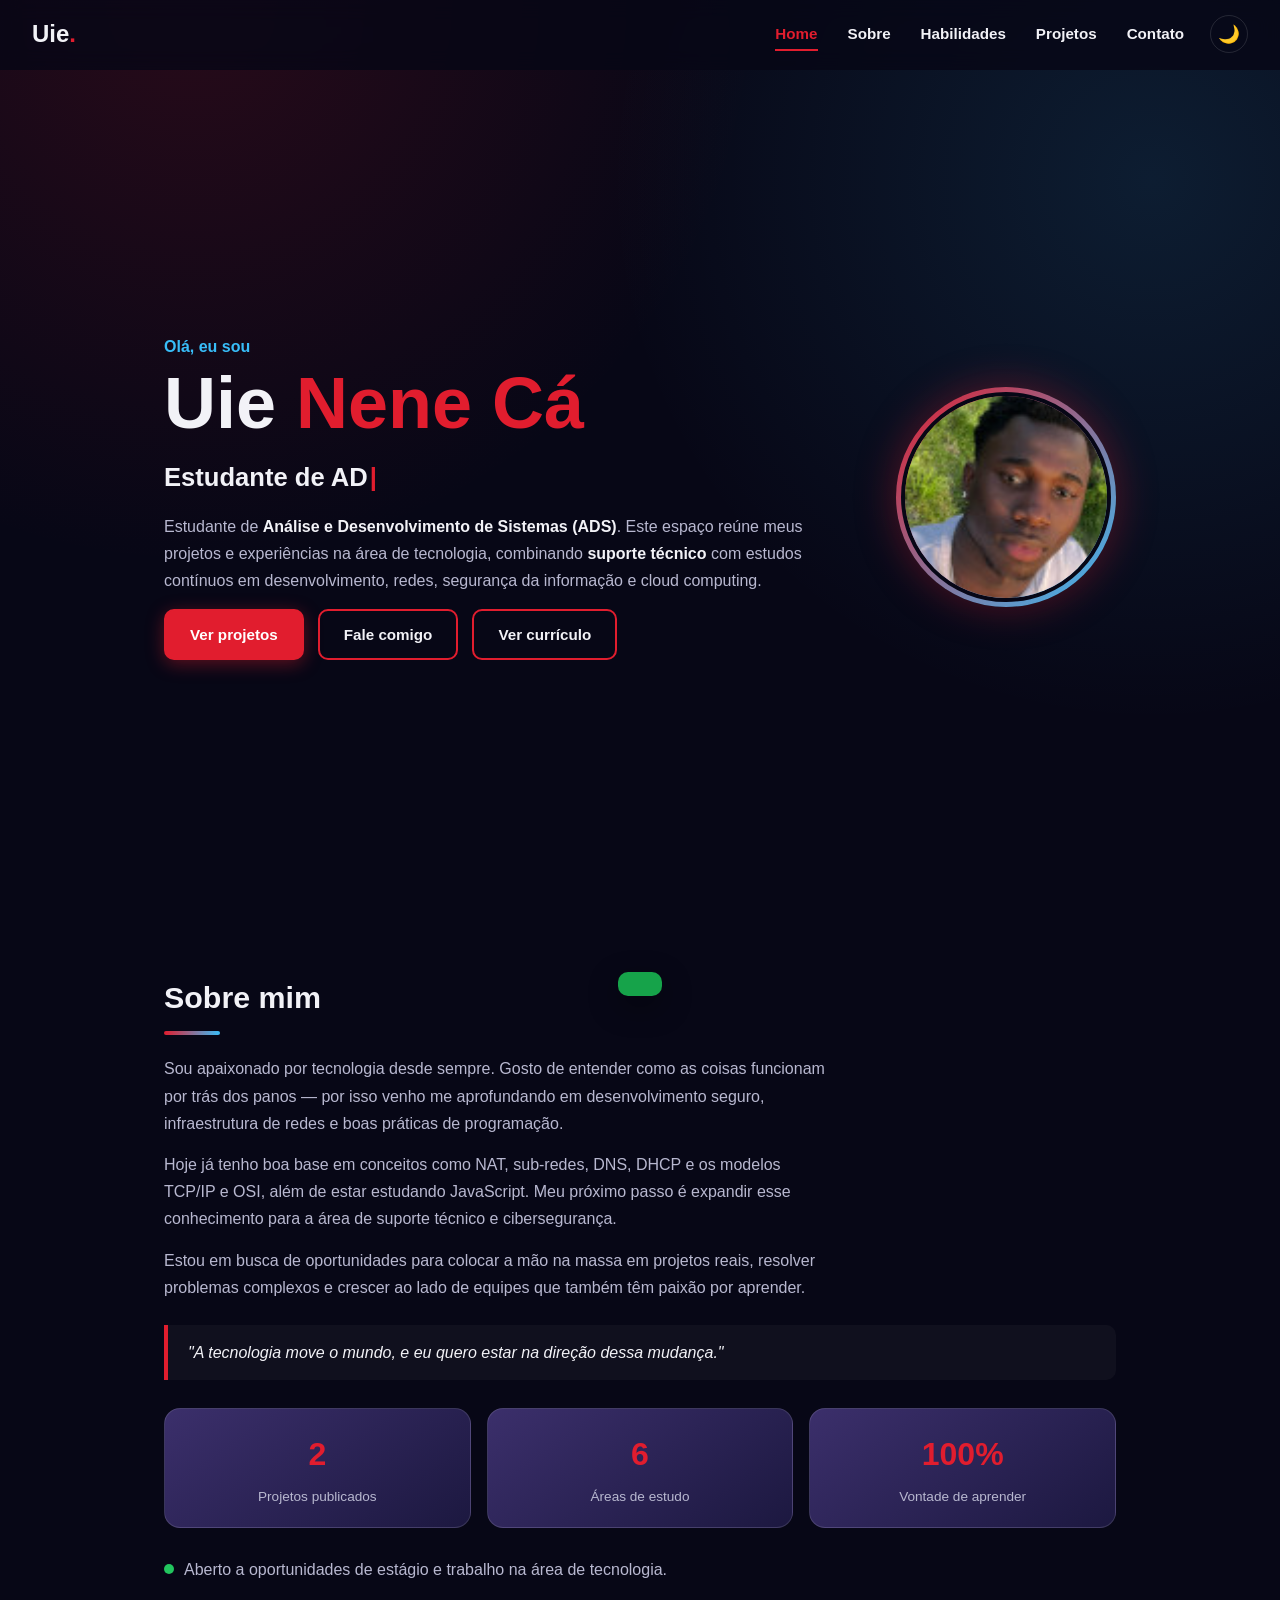
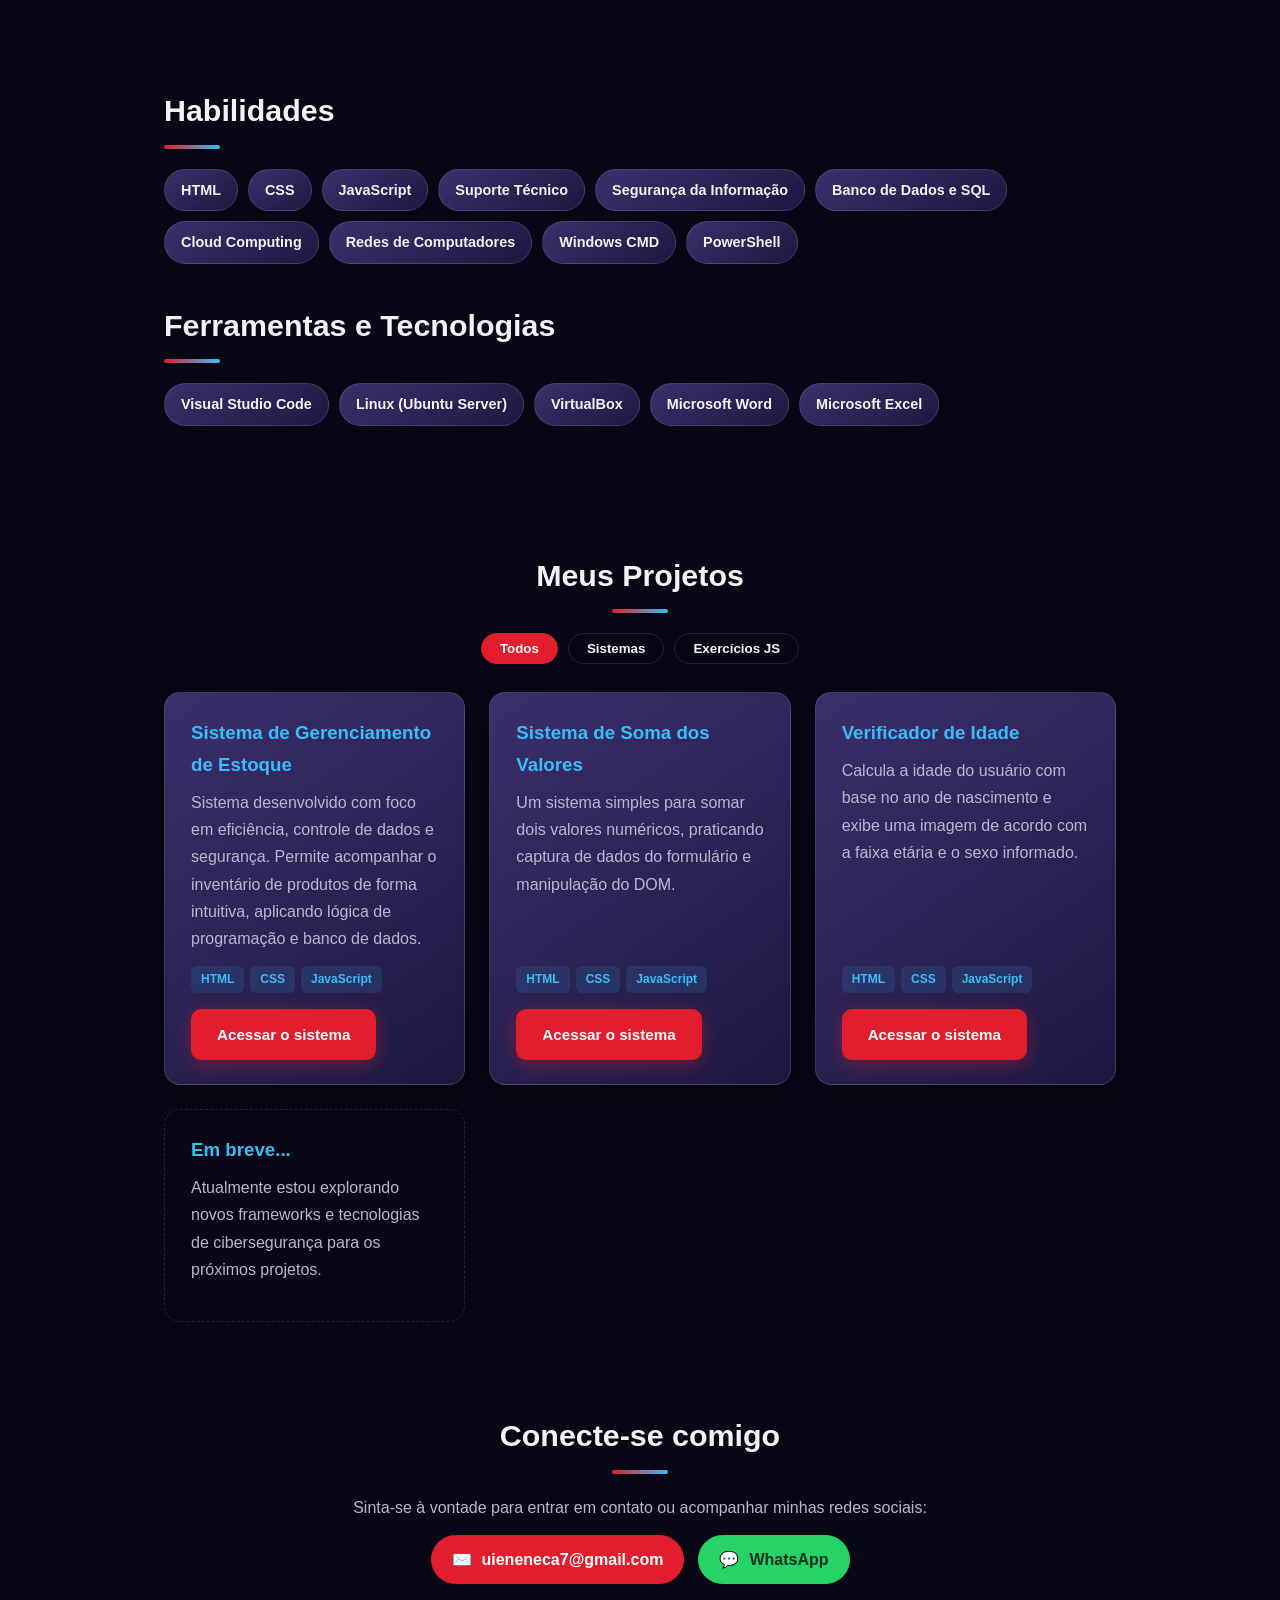
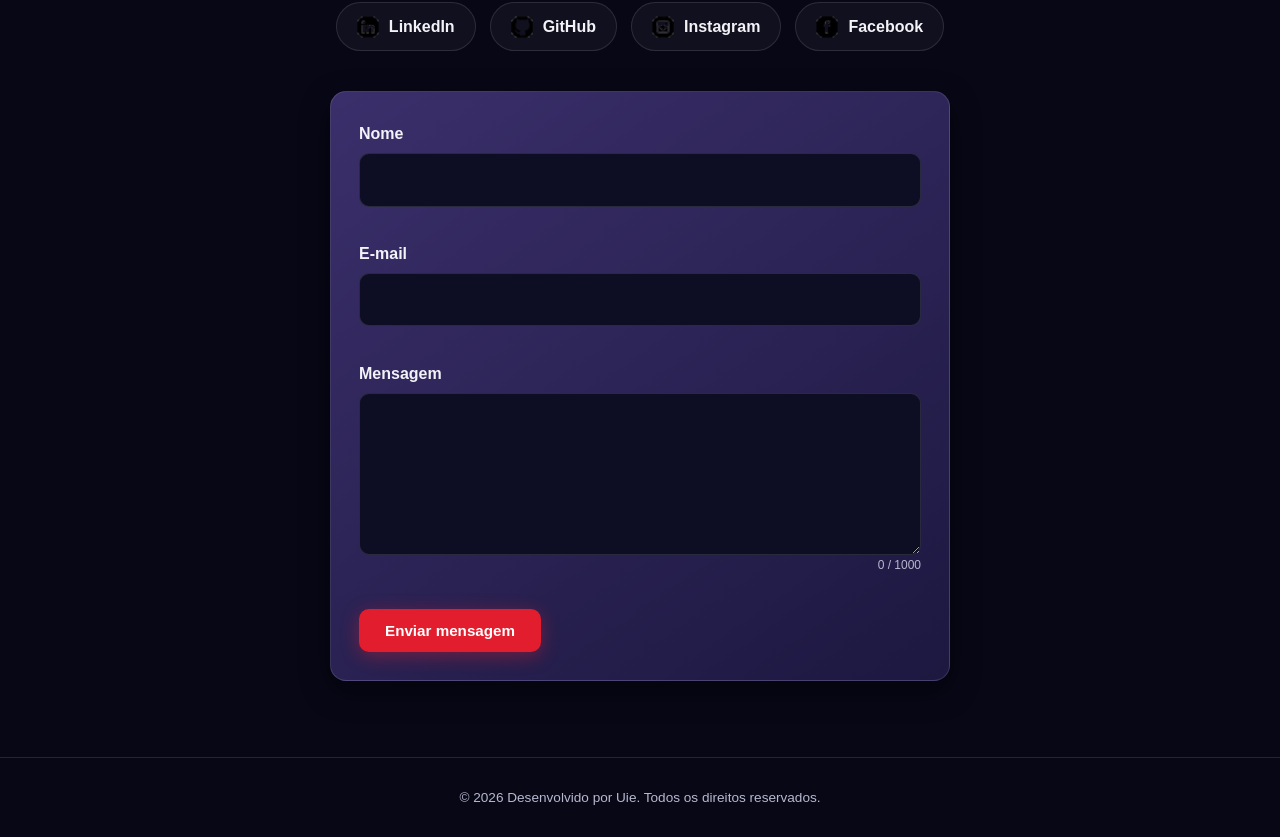
<file: index.html>
<!DOCTYPE html>
<html lang="pt-br">
<head>
    <meta charset="UTF-8">
    <meta name="viewport" content="width=device-width, initial-scale=1.0">
    <meta name="description" content="Portfólio pessoal de Uie, estudante de ADS focado em desenvolvimento, redes e cibersegurança.">
    <meta name="theme-color" content="#070716">
    <title>Portfólio | Uie</title>
    <link rel="icon" type="image/png" href="images.png">
    <link rel="stylesheet" href="portfolio.css">
    <script>
        // Aplica o tema salvo antes de desenhar a página (evita "piscar")
        document.documentElement.classList.add('js');
        document.documentElement.dataset.tema = localStorage.getItem('tema') || 'escuro';
    </script>
    <script src="supabase-config.js" defer></script>
    <script src="portfolio.js" defer></script>
</head>
<body>

    <!-- Barra de progresso da rolagem -->
    <div class="progresso" id="progresso"></div>

    <header class="topo" id="topo">
        <a href="#home" class="logo">Uie<span class="destaque">.</span></a>

        <button class="menu-toggle" id="menuToggle" aria-label="Abrir menu" aria-expanded="false" aria-controls="menu">
            <span></span><span></span><span></span>
        </button>

        <nav id="menu">
            <a href="#home">Home</a>
            <a href="#sobre">Sobre</a>
            <a href="#habilidades">Habilidades</a>
            <a href="#projetos">Projetos</a>
            <a href="#contato">Contato</a>
            <button class="tema-toggle" id="temaToggle" aria-label="Alternar tema claro/escuro" title="Alternar tema">🌙</button>
        </nav>
    </header>

    <main>

        <!-- Seção Home -->
        <section id="home" class="hero">
            <div class="hero-foto">
                <img src="foto-perfil.jpeg" alt="Foto de Uie Nene Cá" width="200" height="200">
            </div>
            <div class="hero-texto">
            <p class="hero-saudacao">Olá, eu sou</p>
            <h1>Uie <span class="destaque">Nene Cá</span></h1>
            <p class="hero-cargo">
                <span id="digitando" aria-live="polite">Estudante de ADS</span><span class="cursor" aria-hidden="true">|</span>
            </p>
            <p>
                Estudante de <strong>Análise e Desenvolvimento de Sistemas (ADS)</strong>. Este espaço reúne meus projetos
                e experiências na área de tecnologia, combinando <strong>suporte técnico</strong> com estudos contínuos em
                desenvolvimento, redes, segurança da informação e cloud computing.
            </p>
            <div class="hero-botoes">
                <a href="#projetos" class="btn">Ver projetos</a>
                <a href="#contato" class="btn btn-contorno">Fale comigo</a>
                <a href="curriculo.html" class="btn btn-contorno">Ver currículo</a>
            </div>
            </div>
        </section>

        <!-- Seção Sobre -->
        <section id="sobre" class="revelar">
            <h2>Sobre mim</h2>
            <p>
                Sou apaixonado por tecnologia desde sempre. Gosto de entender como as coisas funcionam por trás dos panos —
                por isso venho me aprofundando em desenvolvimento seguro, infraestrutura de redes e boas práticas de programação.
            </p>
            <p>
                Hoje já tenho boa base em conceitos como NAT, sub-redes, DNS, DHCP e os modelos TCP/IP e OSI, além de estar
                estudando JavaScript. Meu próximo passo é expandir esse conhecimento para a área de suporte técnico e cibersegurança.
            </p>
            <p>
                Estou em busca de oportunidades para colocar a mão na massa em projetos reais, resolver problemas complexos e
                crescer ao lado de equipes que também têm paixão por aprender.
            </p>

            <blockquote>
                "A tecnologia move o mundo, e eu quero estar na direção dessa mudança."
            </blockquote>

            <div class="numeros">
                <div class="numero">
                    <strong class="contador" data-alvo="3">0</strong>
                    <span>Projetos publicados</span>
                </div>
                <div class="numero">
                    <strong class="contador" data-alvo="8">0</strong>
                    <span>Áreas de estudo</span>
                </div>
                <div class="numero">
                    <strong>100%</strong>
                    <span>Vontade de aprender</span>
                </div>
            </div>

            <p class="disponivel"><span class="ponto-verde" aria-hidden="true"></span> Aberto a oportunidades de estágio e trabalho na área de tecnologia.</p>
        </section>

        <!-- Seção Habilidades e Ferramentas -->
        <section id="habilidades" class="revelar">
            <h2>Habilidades</h2>
            <ul class="chips">
                <li>HTML</li>
                <li>CSS</li>
                <li>JavaScript</li>
                <li>Suporte Técnico</li>
                <li>Segurança da Informação</li>
                <li>Banco de Dados e SQL</li>
                <li>Cloud Computing</li>
                <li>Redes de Computadores</li>
                <li>Windows CMD</li>
                <li>PowerShell</li>
            </ul>

            <h2>Ferramentas e Tecnologias</h2>
            <ul class="chips chips-ferramentas">
                <li>Visual Studio Code</li>
                <li>Linux (Ubuntu Server)</li>
                <li>VirtualBox</li>
                <li>Microsoft Word</li>
                <li>Microsoft Excel</li>
            </ul>
        </section>

        <!-- Seção Projetos -->
        <section id="projetos" class="revelar">
            <h2>Meus Projetos</h2>

            <div class="filtros" role="group" aria-label="Filtrar projetos">
                <button class="filtro ativo" data-filtro="todos">Todos</button>
                <button class="filtro" data-filtro="sistema">Sistemas</button>
                <button class="filtro" data-filtro="exercicio">Exercícios JS</button>
            </div>

            <div class="projetos-grid">
                <article class="projeto-card" data-categoria="sistema">
                    <h3>Sistema de Gerenciamento de Estoque</h3>
                    <p>Sistema desenvolvido com foco em eficiência, controle de dados e segurança. Permite acompanhar o inventário de produtos de forma intuitiva, aplicando lógica de programação e banco de dados.</p>
                    <ul class="tags"><li>HTML</li><li>CSS</li><li>JavaScript</li></ul>
                    <a href="estoque.html" target="_blank" rel="noopener noreferrer" class="btn">Acessar o sistema</a>
                </article>

                <article class="projeto-card" data-categoria="exercicio">
                    <h3>Sistema de Soma dos Valores</h3>
                    <p>Um sistema simples para somar dois valores numéricos, praticando captura de dados do formulário e manipulação do DOM.</p>
                    <ul class="tags"><li>HTML</li><li>CSS</li><li>JavaScript</li></ul>
                    <a href="ex007.html" target="_blank" rel="noopener noreferrer" class="btn">Acessar o sistema</a>
                </article>

                <article class="projeto-card" data-categoria="exercicio">
                    <h3>Verificador de Idade</h3>
                    <p>Calcula a idade do usuário com base no ano de nascimento e exibe uma imagem de acordo com a faixa etária e o sexo informado.</p>
                    <ul class="tags"><li>HTML</li><li>CSS</li><li>JavaScript</li></ul>
                    <a href="modelo02.html" target="_blank" rel="noopener noreferrer" class="btn">Acessar o sistema</a>
                </article>

                <article class="projeto-card projeto-breve" data-categoria="todos">
                    <h3>Em breve...</h3>
                    <p>Atualmente estou explorando novos frameworks e tecnologias de cibersegurança para os próximos projetos.</p>
                </article>
            </div>
        </section>

        <!-- Seção Contato -->
        <section id="contato" class="revelar">
            <h2>Conecte-se comigo</h2>
            <p class="centro">Sinta-se à vontade para entrar em contato ou acompanhar minhas redes sociais:</p>

            <!-- E-mail e WhatsApp são montados pelo portfolio.js (dificulta robôs de spam) -->
            <ul class="redes-lista contato-direto">
                <li>
                    <a href="#contato" id="linkEmail" data-usuario="uieneneca7" data-dominio="gmail.com">
                        <span aria-hidden="true">✉️</span> <span id="textoEmail">E-mail</span>
                    </a>
                </li>
                <li>
                    <a href="#contato" id="linkWhats" class="whats" data-numero="55,11,94909,8511" target="_blank" rel="noopener noreferrer">
                        <span aria-hidden="true">💬</span> WhatsApp
                    </a>
                </li>
            </ul>

            <ul class="redes-lista">
                <li>
                    <a href="https://www.linkedin.com/in/uie-nene-c%C3%A1-783b2b2a4" target="_blank" rel="noopener noreferrer">
                        <img src="icone-linkedin.png" alt="" width="22" height="22"> LinkedIn
                    </a>
                </li>
                <li>
                    <a href="https://github.com/uieneneca7-gif" target="_blank" rel="noopener noreferrer">
                        <img src="icone-github.png" alt="" width="22" height="22"> GitHub
                    </a>
                </li>
                <li>
                    <a href="https://www.instagram.com/06_uie" target="_blank" rel="noopener noreferrer">
                        <img src="icone-instagram.png" alt="" width="22" height="22"> Instagram
                    </a>
                </li>
                <li>
                    <a href="https://www.facebook.com/uie.neneca.96" target="_blank" rel="noopener noreferrer">
                        <img src="icone-facebook (1).png" alt="" width="22" height="22"> Facebook
                    </a>
                </li>
            </ul>

            <form class="form-contato" id="formContato" novalidate>
                <div class="campo">
                    <label for="nome">Nome</label>
                    <input type="text" id="nome" name="nome" autocomplete="name" required minlength="2">
                    <small class="erro" aria-live="polite"></small>
                </div>
                <div class="campo">
                    <label for="email">E-mail</label>
                    <input type="email" id="email" name="email" autocomplete="email" required>
                    <small class="erro" aria-live="polite"></small>
                </div>
                <div class="campo">
                    <label for="mensagem">Mensagem</label>
                    <textarea id="mensagem" name="mensagem" rows="5" required minlength="10" maxlength="1000"></textarea>
                    <small class="contador-caracteres" id="contadorMsg">0 / 1000</small>
                    <small class="erro" aria-live="polite"></small>
                </div>
                <!-- Armadilha para robôs de spam: pessoas não veem este campo -->
                <input type="text" name="site" class="armadilha" tabindex="-1" autocomplete="off" aria-hidden="true">
                <button type="submit" class="btn">Enviar mensagem</button>
            </form>
        </section>
    </main>

    <footer>
        <p>&copy; <span id="ano">2026</span> Desenvolvido por Uie. Todos os direitos reservados.</p>
    </footer>

    <button class="voltar-topo" id="voltarTopo" aria-label="Voltar ao topo" title="Voltar ao topo">↑</button>
    <div class="toast" id="toast" role="status" aria-live="polite"></div>

</body>
</html>
</file>
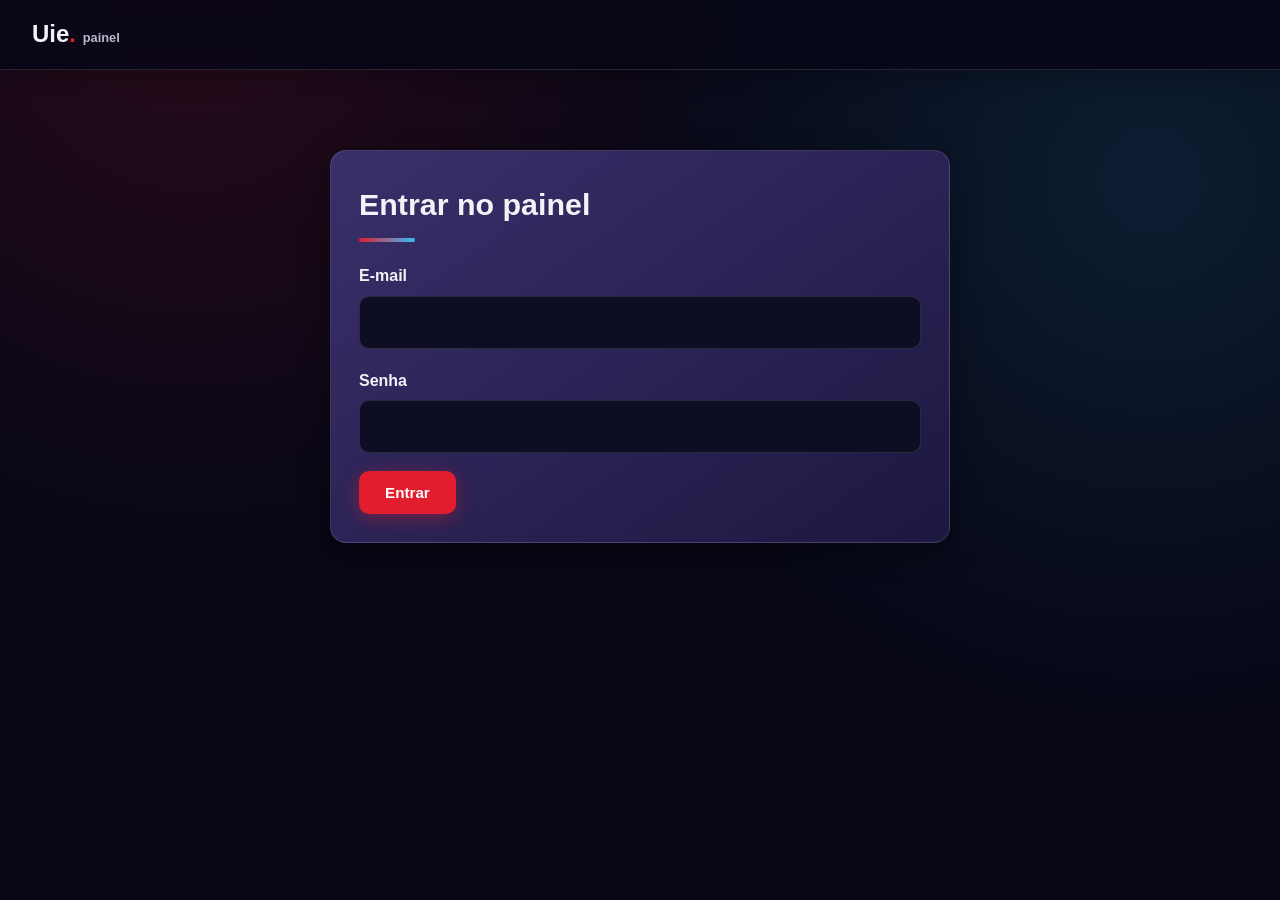
<file: admin.html>
<!DOCTYPE html>
<html lang="pt-br">
<head>
    <meta charset="UTF-8">
    <meta name="viewport" content="width=device-width, initial-scale=1.0">
    <meta name="robots" content="noindex, nofollow">
    <title>Painel | Portfólio Uie</title>
    <link rel="icon" type="image/png" href="images.png">
    <link rel="stylesheet" href="portfolio.css">
    <link rel="stylesheet" href="admin.css">
    <script>
        document.documentElement.dataset.tema = localStorage.getItem('tema') || 'escuro';
    </script>
    <!-- Cópia local da biblioteca supabase-js 2.118.0 (não depende de CDN externo) -->
    <script src="lib/supabase.js" defer></script>
    <script src="supabase-config.js" defer></script>
    <script src="admin.js" defer></script>
</head>
<body>

    <header class="topo rolado">
        <a href="index.html" class="logo">Uie<span class="destaque">.</span> <small class="logo-sub">painel</small></a>
        <div class="topo-acoes" id="topoAcoes" hidden>
            <span class="usuario" id="usuarioEmail"></span>
            <button class="btn btn-contorno btn-pequeno" id="btnSair">Sair</button>
        </div>
    </header>

    <main class="painel">

        <!-- Aviso de configuração -->
        <div class="aviso-config" id="avisoConfig" hidden>
            <h2>Banco de dados não configurado</h2>
            <p>Preencha <code>SUPABASE_URL</code> e <code>SUPABASE_CHAVE</code> no arquivo <code>supabase-config.js</code>.</p>
        </div>

        <!-- Tela de login -->
        <section class="login" id="telaLogin" hidden>
            <form class="form-contato" id="formLogin">
                <h2>Entrar no painel</h2>
                <div class="campo">
                    <label for="loginEmail">E-mail</label>
                    <input type="email" id="loginEmail" autocomplete="username" required>
                </div>
                <div class="campo">
                    <label for="loginSenha">Senha</label>
                    <input type="password" id="loginSenha" autocomplete="current-password" required>
                </div>
                <small class="erro" id="loginErro" aria-live="polite"></small>
                <button type="submit" class="btn">Entrar</button>
            </form>
        </section>

        <!-- Painel -->
        <section id="telaPainel" hidden>
            <div class="abas" role="tablist">
                <button class="filtro ativo" role="tab" data-aba="abaMensagens">
                    Mensagens <span class="badge" id="badgeNaoLidas">0</span>
                </button>
                <button class="filtro" role="tab" data-aba="abaProjetos">Projetos</button>
            </div>

            <!-- Aba Mensagens -->
            <div class="aba" id="abaMensagens">
                <div class="barra">
                    <label class="check">
                        <input type="checkbox" id="soNaoLidas"> Mostrar só as não lidas
                    </label>
                    <button class="btn btn-contorno btn-pequeno" id="btnAtualizar">↻ Atualizar</button>
                </div>
                <div id="listaMensagens" class="lista"></div>
            </div>

            <!-- Aba Projetos -->
            <div class="aba" id="abaProjetos" hidden>
                <form class="form-contato form-projeto" id="formProjeto">
                    <h3 id="tituloFormProjeto">Novo projeto</h3>
                    <input type="hidden" id="projetoId">

                    <div class="campo">
                        <label for="projetoTitulo">Título</label>
                        <input type="text" id="projetoTitulo" required minlength="2" maxlength="120">
                    </div>
                    <div class="campo">
                        <label for="projetoDescricao">Descrição</label>
                        <textarea id="projetoDescricao" rows="3" required minlength="5" maxlength="600"></textarea>
                    </div>
                    <div class="linha-campos">
                        <div class="campo">
                            <label for="projetoTecnologias">Tecnologias (separe por vírgula)</label>
                            <input type="text" id="projetoTecnologias" placeholder="HTML, CSS, JavaScript">
                        </div>
                        <div class="campo">
                            <label for="projetoLink">Link</label>
                            <input type="text" id="projetoLink" placeholder="estoque.html ou https://...">
                        </div>
                    </div>
                    <div class="linha-campos">
                        <div class="campo">
                            <label for="projetoCategoria">Categoria</label>
                            <select id="projetoCategoria">
                                <option value="sistema">Sistema</option>
                                <option value="exercicio">Exercício JS</option>
                            </select>
                        </div>
                        <div class="campo">
                            <label for="projetoOrdem">Ordem de exibição</label>
                            <input type="number" id="projetoOrdem" value="0" min="0">
                        </div>
                    </div>
                    <label class="check">
                        <input type="checkbox" id="projetoPublicado" checked> Publicado (aparece no portfólio)
                    </label>

                    <div class="botoes-form">
                        <button type="submit" class="btn" id="btnSalvarProjeto">Salvar projeto</button>
                        <button type="button" class="btn btn-contorno" id="btnCancelarEdicao" hidden>Cancelar edição</button>
                    </div>
                </form>

                <div id="listaProjetos" class="lista"></div>
            </div>
        </section>
    </main>

    <div class="toast" id="toast" role="status" aria-live="polite"></div>

</body>
</html>
</file>
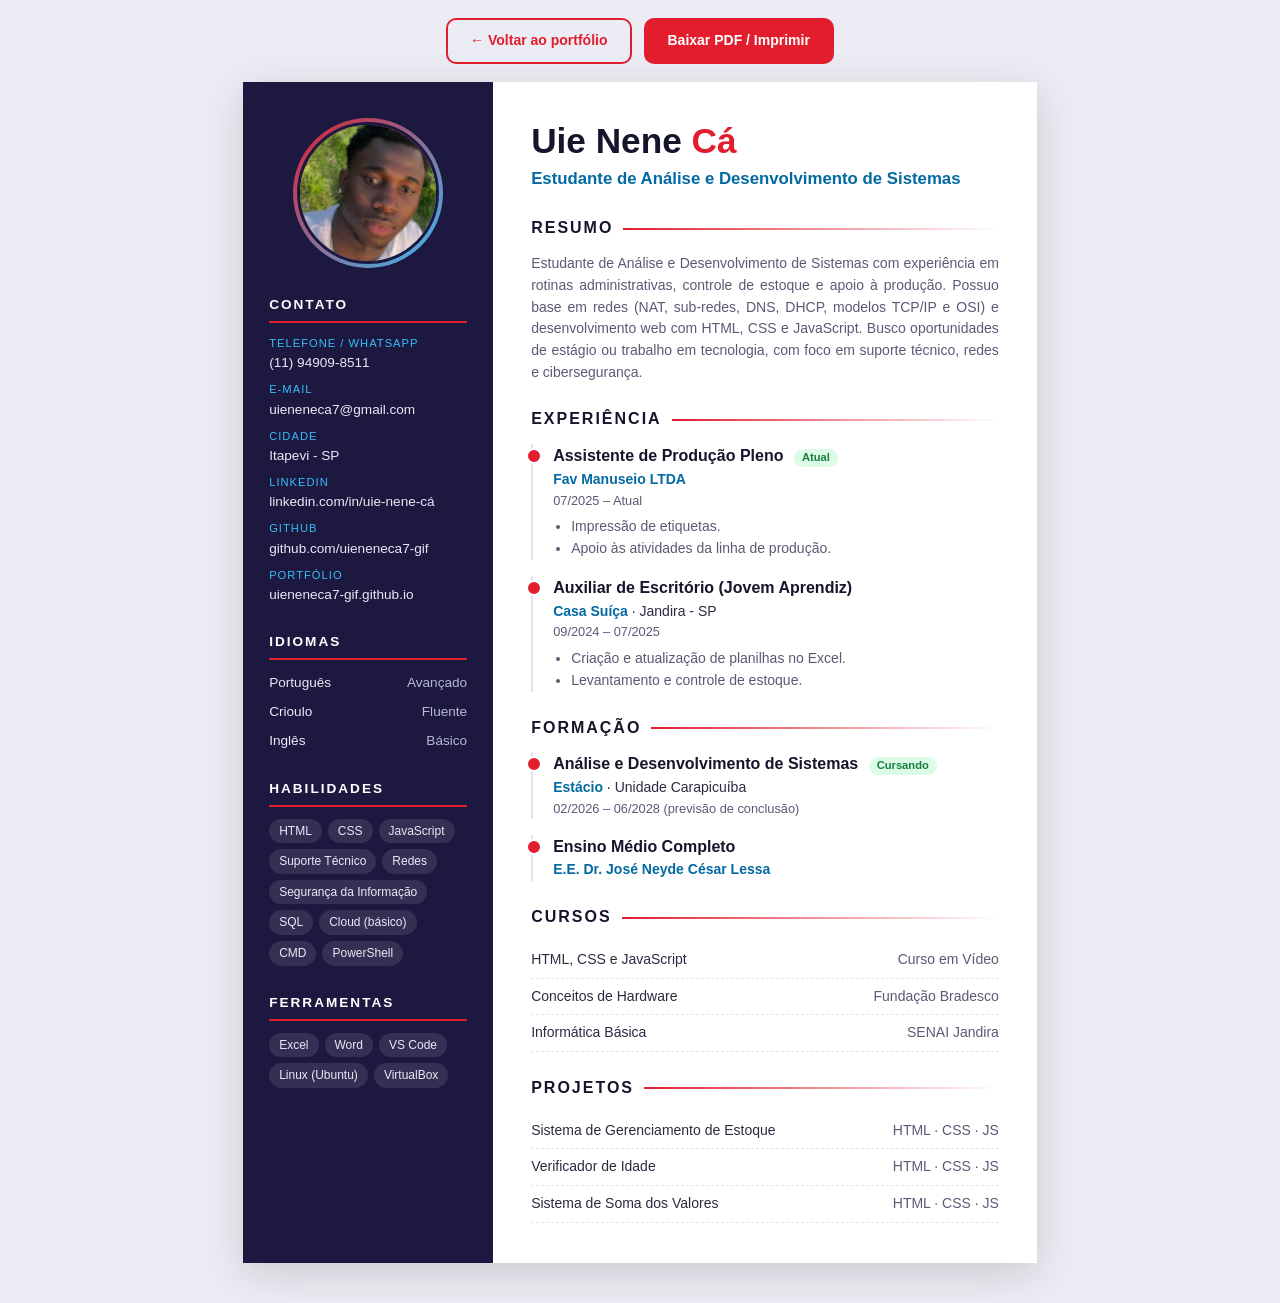
<file: curriculo.html>
<!DOCTYPE html>
<html lang="pt-br">
<head>
    <meta charset="UTF-8">
    <meta name="viewport" content="width=device-width, initial-scale=1.0">
    <meta name="description" content="Currículo de Uie Nene Cá, estudante de Análise e Desenvolvimento de Sistemas.">
    <title>Currículo | Uie Nene Cá</title>
    <link rel="icon" type="image/png" href="images.png">
    <style>
        :root {
            --destaque: #e11d2e;
            --ciano: #0369a1;
            --escuro: #15152b;
            --lateral: #1c1840;
            --texto: #2b2b40;
            --texto-suave: #5a5a75;
            --borda: #e3e3ee;
        }

        * {
            box-sizing: border-box;
            margin: 0;
            padding: 0;
        }

        body {
            font-family: "Segoe UI", Roboto, Arial, sans-serif;
            background: #ececf4;
            color: var(--texto);
            line-height: 1.55;
            font-size: 14px;
        }

        /* Barra de ações (não aparece na impressão) */
        .acoes {
            display: flex;
            justify-content: center;
            gap: 12px;
            padding: 18px;
        }

        .acoes a,
        .acoes button {
            padding: 10px 22px;
            border: 2px solid var(--destaque);
            border-radius: 10px;
            background: var(--destaque);
            color: #fff;
            font: inherit;
            font-weight: 700;
            text-decoration: none;
            cursor: pointer;
        }

        .acoes a {
            background: transparent;
            color: var(--destaque);
        }

        /* Folha A4 */
        .folha {
            display: grid;
            grid-template-columns: 250px 1fr;
            width: 210mm;
            min-height: 297mm;
            margin: 0 auto 40px;
            background: #fff;
            box-shadow: 0 10px 40px rgba(0, 0, 0, 0.15);
        }

        /* ===== Coluna lateral ===== */
        .lateral {
            background: var(--lateral);
            color: #e9e9f5;
            padding: 36px 26px;
        }

        .foto {
            width: 150px;
            height: 150px;
            margin: 0 auto 26px;
            padding: 4px;
            border-radius: 50%;
            background: linear-gradient(135deg, var(--destaque), #38bdf8);
        }

        .foto img {
            width: 100%;
            height: 100%;
            object-fit: cover;
            object-position: center 25%;
            border-radius: 50%;
            border: 3px solid var(--lateral);
        }

        .lateral h2 {
            font-size: 0.85rem;
            letter-spacing: 2px;
            text-transform: uppercase;
            color: #fff;
            padding-bottom: 6px;
            margin: 26px 0 12px;
            border-bottom: 2px solid var(--destaque);
        }

        .lateral ul {
            list-style: none;
        }

        .lateral li {
            margin-bottom: 8px;
            font-size: 0.85rem;
            word-break: break-word;
        }

        .lateral a {
            color: #e9e9f5;
            text-decoration: none;
        }

        .rotulo {
            display: block;
            font-size: 0.7rem;
            text-transform: uppercase;
            letter-spacing: 1px;
            color: #38bdf8;
        }

        .idioma {
            display: flex;
            justify-content: space-between;
        }

        .idioma span:last-child {
            color: #b8b8d0;
        }

        .chips {
            display: flex;
            flex-wrap: wrap;
            gap: 6px;
        }

        .chips li {
            margin: 0;
            padding: 3px 10px;
            border-radius: 999px;
            background: rgba(255, 255, 255, 0.1);
            font-size: 0.75rem;
        }

        /* ===== Conteúdo principal ===== */
        .principal {
            padding: 40px 38px;
        }

        .principal h1 {
            font-size: 2.2rem;
            line-height: 1.1;
            color: var(--escuro);
        }

        .principal h1 span {
            color: var(--destaque);
        }

        .cargo {
            margin: 6px 0 22px;
            font-size: 1.05rem;
            font-weight: 600;
            color: var(--ciano);
        }

        .principal h2 {
            display: flex;
            align-items: center;
            gap: 10px;
            font-size: 1rem;
            letter-spacing: 2px;
            text-transform: uppercase;
            color: var(--escuro);
            margin: 24px 0 12px;
        }

        .principal h2::after {
            content: "";
            flex: 1;
            height: 2px;
            background: linear-gradient(90deg, var(--destaque), transparent);
        }

        .resumo {
            color: var(--texto-suave);
            text-align: justify;
        }

        /* Linha do tempo */
        .item {
            position: relative;
            padding-left: 20px;
            margin-bottom: 16px;
            border-left: 2px solid var(--borda);
            break-inside: avoid;
        }

        .item::before {
            content: "";
            position: absolute;
            left: -7px;
            top: 4px;
            width: 12px;
            height: 12px;
            border-radius: 50%;
            background: var(--destaque);
            border: 2px solid #fff;
        }

        .item h3 {
            font-size: 1rem;
            color: var(--escuro);
        }

        .item .local {
            font-weight: 600;
            color: var(--ciano);
        }

        .item .periodo {
            font-size: 0.8rem;
            color: var(--texto-suave);
        }

        .item ul {
            margin: 6px 0 0 18px;
            color: var(--texto-suave);
        }

        .atual {
            display: inline-block;
            margin-left: 6px;
            padding: 0 8px;
            border-radius: 999px;
            background: #dcfce7;
            color: #15803d;
            font-size: 0.7rem;
            font-weight: 700;
        }

        .cursos {
            list-style: none;
        }

        .cursos li {
            display: flex;
            justify-content: space-between;
            gap: 12px;
            padding: 7px 0;
            border-bottom: 1px dashed var(--borda);
        }

        .cursos li span:last-child {
            color: var(--texto-suave);
            text-align: right;
        }

        /* ===== Celular ===== */
        @media (max-width: 820px) {
            .folha {
                width: auto;
                min-height: auto;
                margin: 0 12px 30px;
                grid-template-columns: 1fr;
            }

            .principal {
                padding: 28px 22px;
                order: -1;
            }
        }

        /* ===== Impressão / Salvar como PDF ===== */
        @page {
            size: A4;
            margin: 0;
        }

        @media print {
            body {
                background: #fff;
            }

            .acoes {
                display: none;
            }

            /* Tudo em uma única página A4 */
            .folha {
                width: 210mm;
                height: 297mm;
                min-height: 0;
                margin: 0;
                overflow: hidden;
                box-shadow: none;
                grid-template-columns: 250px 1fr;
            }

            body {
                font-size: 13px;
            }

            .lateral {
                padding: 28px 24px;
            }

            .lateral h2 {
                margin: 20px 0 10px;
            }

            .principal {
                order: 0;
                padding: 30px 34px;
            }

            .principal h2 {
                margin: 16px 0 10px;
            }

            .item {
                margin-bottom: 12px;
            }

            .cursos li {
                padding: 5px 0;
            }

            /* Garante que as cores de fundo saiam no PDF */
            * {
                -webkit-print-color-adjust: exact;
                print-color-adjust: exact;
            }
        }
    </style>
</head>
<body>

    <div class="acoes">
        <a href="index.html">← Voltar ao portfólio</a>
        <button type="button" onclick="window.print()">Baixar PDF / Imprimir</button>
    </div>

    <div class="folha">

        <!-- Coluna lateral -->
        <aside class="lateral">
            <div class="foto">
                <img src="foto-perfil.jpeg" alt="Foto de Uie Nene Cá">
            </div>

            <h2>Contato</h2>
            <ul>
                <li><span class="rotulo">Telefone / WhatsApp</span><a href="https://wa.me/5511949098511">(11) 94909-8511</a></li>
                <li><span class="rotulo">E-mail</span><a href="mailto:uieneneca7@gmail.com">uieneneca7@gmail.com</a></li>
                <li><span class="rotulo">Cidade</span>Itapevi - SP</li>
                <li><span class="rotulo">LinkedIn</span><a href="https://www.linkedin.com/in/uie-nene-c%C3%A1-783b2b2a4">linkedin.com/in/uie-nene-cá</a></li>
                <li><span class="rotulo">GitHub</span><a href="https://github.com/uieneneca7-gif">github.com/uieneneca7-gif</a></li>
                <li><span class="rotulo">Portfólio</span><a href="https://uieneneca7-gif.github.io">uieneneca7-gif.github.io</a></li>
            </ul>

            <h2>Idiomas</h2>
            <ul>
                <li class="idioma"><span>Português</span><span>Avançado</span></li>
                <li class="idioma"><span>Crioulo</span><span>Fluente</span></li>
                <li class="idioma"><span>Inglês</span><span>Básico</span></li>
            </ul>

            <h2>Habilidades</h2>
            <ul class="chips">
                <li>HTML</li>
                <li>CSS</li>
                <li>JavaScript</li>
                <li>Suporte Técnico</li>
                <li>Redes</li>
                <li>Segurança da Informação</li>
                <li>SQL</li>
                <li>Cloud (básico)</li>
                <li>CMD</li>
                <li>PowerShell</li>
            </ul>

            <h2>Ferramentas</h2>
            <ul class="chips">
                <li>Excel</li>
                <li>Word</li>
                <li>VS Code</li>
                <li>Linux (Ubuntu)</li>
                <li>VirtualBox</li>
            </ul>
        </aside>

        <!-- Conteúdo principal -->
        <main class="principal">
            <h1>Uie Nene <span>Cá</span></h1>
            <p class="cargo">Estudante de Análise e Desenvolvimento de Sistemas</p>

            <h2>Resumo</h2>
            <p class="resumo">
                Estudante de Análise e Desenvolvimento de Sistemas com experiência em rotinas administrativas,
                controle de estoque e apoio à produção. Possuo base em redes (NAT, sub-redes, DNS, DHCP, modelos
                TCP/IP e OSI) e desenvolvimento web com HTML, CSS e JavaScript. Busco oportunidades de estágio ou
                trabalho em tecnologia, com foco em suporte técnico, redes e cibersegurança.
            </p>

            <h2>Experiência</h2>

            <div class="item">
                <h3>Assistente de Produção Pleno <span class="atual">Atual</span></h3>
                <p><span class="local">Fav Manuseio LTDA</span></p>
                <p class="periodo">07/2025 – Atual</p>
                <ul>
                    <li>Impressão de etiquetas.</li>
                    <li>Apoio às atividades da linha de produção.</li>
                </ul>
            </div>

            <div class="item">
                <h3>Auxiliar de Escritório (Jovem Aprendiz)</h3>
                <p><span class="local">Casa Suíça</span> · Jandira - SP</p>
                <p class="periodo">09/2024 – 07/2025</p>
                <ul>
                    <li>Criação e atualização de planilhas no Excel.</li>
                    <li>Levantamento e controle de estoque.</li>
                </ul>
            </div>

            <h2>Formação</h2>

            <div class="item">
                <h3>Análise e Desenvolvimento de Sistemas <span class="atual">Cursando</span></h3>
                <p><span class="local">Estácio</span> · Unidade Carapicuíba</p>
                <p class="periodo">02/2026 – 06/2028 (previsão de conclusão)</p>
            </div>

            <div class="item">
                <h3>Ensino Médio Completo</h3>
                <p><span class="local">E.E. Dr. José Neyde César Lessa</span></p>
            </div>

            <h2>Cursos</h2>
            <ul class="cursos">
                <li><span>HTML, CSS e JavaScript</span><span>Curso em Vídeo</span></li>
                <li><span>Conceitos de Hardware</span><span>Fundação Bradesco</span></li>
                <li><span>Informática Básica</span><span>SENAI Jandira</span></li>
            </ul>

            <h2>Projetos</h2>
            <ul class="cursos">
                <li><span>Sistema de Gerenciamento de Estoque</span><span>HTML · CSS · JS</span></li>
                <li><span>Verificador de Idade</span><span>HTML · CSS · JS</span></li>
                <li><span>Sistema de Soma dos Valores</span><span>HTML · CSS · JS</span></li>
            </ul>
        </main>
    </div>

</body>
</html>
</file>
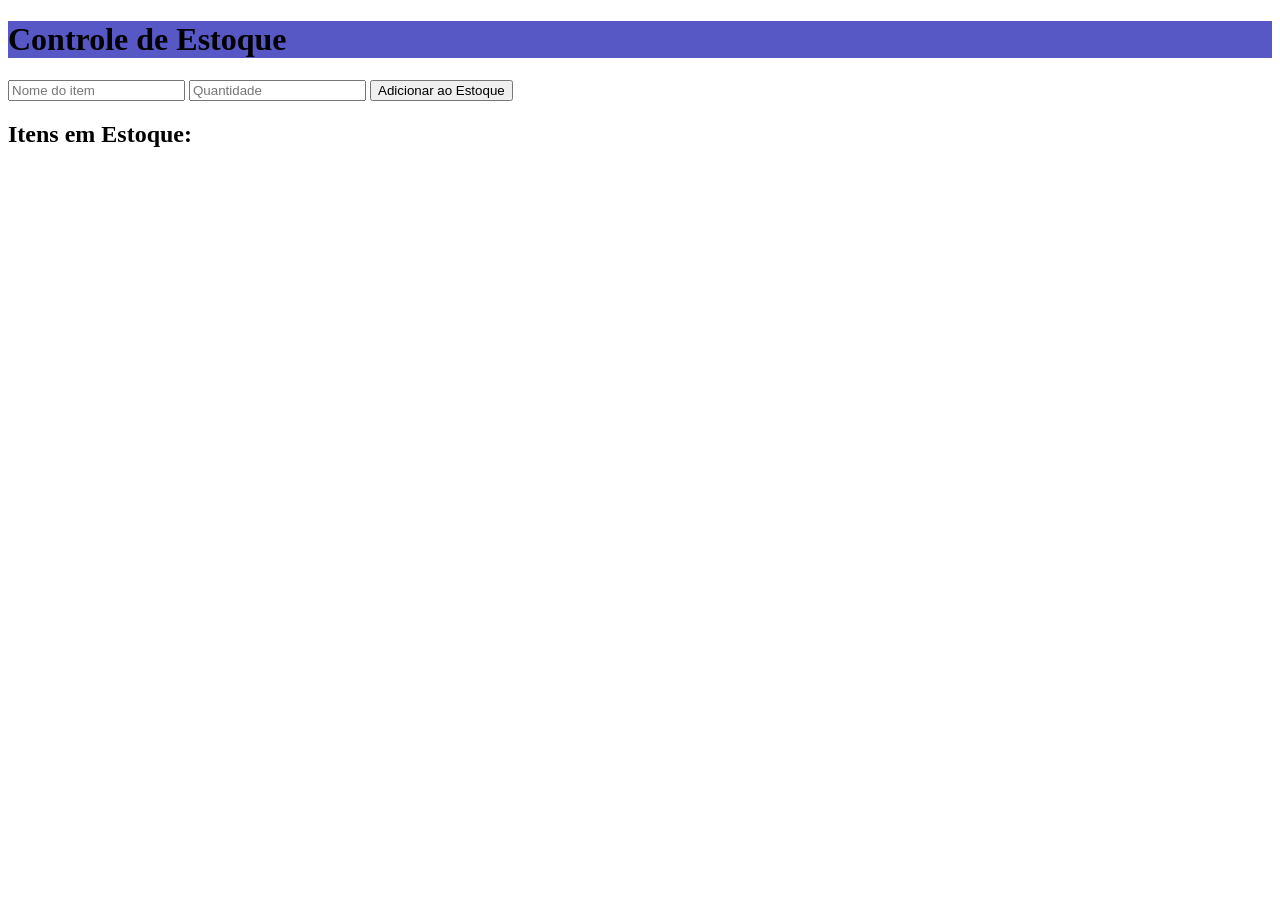
<file: estoque.html>
<!DOCTYPE html>
<html lang="pt-br">
<head>
    <meta charset="UTF-8">
    <meta name="viewport" content="width=device-width, initial-scale=1.0">
    <title>Controle de Estoque</title>
    <link rel="shortcut icon" href="favicon-200.png" type="image/x-icon">
</head>

<body>
    <h1 style="background-color: rgb(87, 87, 197); color: #000;">Controle de Estoque</h1>

    <input type="text" id="item" placeholder="Nome do item">
    <input type="number" id="quantidade" placeholder="Quantidade">
    <button onclick="adicionarItem()">Adicionar ao Estoque</button>

    <h2>Itens em Estoque:</h2>
    <ul id="listaEstoque"></ul>

    <script>
          window.alert("Olá, seja bem-vindo ao meu site");
          window.alert("Aqui você pode fazer o controle do estoque dos seus produtos");

        function adicionarItem() {
            let item = document.getElementById('item').value;
            let quantidade = document.getElementById('quantidade').value;

            if (item && quantidade > 0) {
                let lista = document.getElementById('listaEstoque');
                let novoItem = document.createElement('li');
                novoItem.innerText = `${item} - Quantidade: ${quantidade}`;
                lista.appendChild(novoItem);

                // Limpar os campos após adicionar
                document.getElementById('item').value = '';
                document.getElementById('quantidade').value = '';
            } else {
                alert("Por favor, preencha o nome do item e a quantidade corretamente.");
            }
        }

        exibirEstoque();
      
    </script>
</body>
</html>
</file>
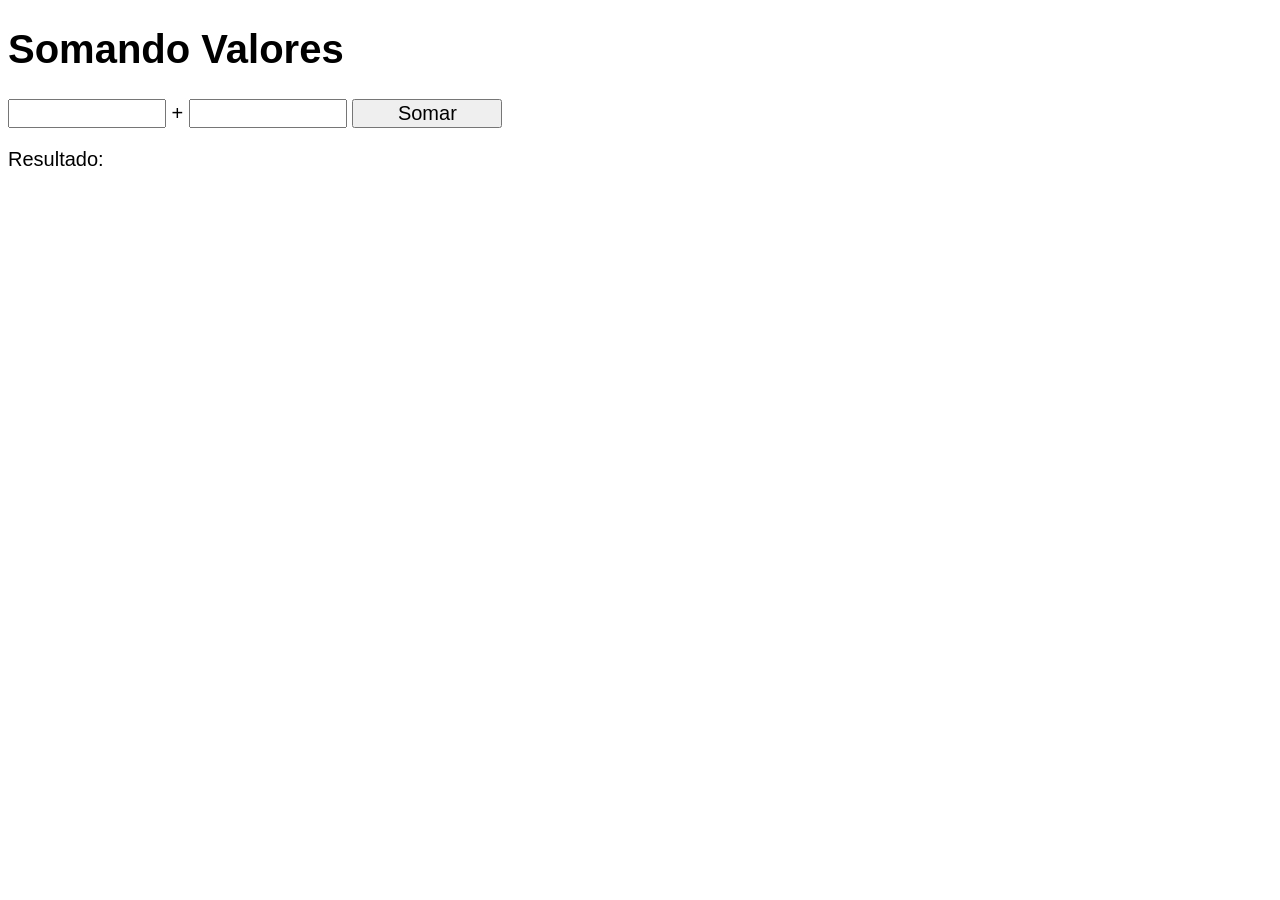
<file: ex007.html>
<!DOCTYPE html>
<html lang="pt-br">
<head>
    <meta charset="UTF-8">
    <meta name="viewport" content="width=device-width, initial-scale=1.0">
    <title>Somando Números</title>

<!-- CSS - Aula 10 -->
    <style>
        body{
            font: normal 15pt Arial;
        }
        input{
            font: normal 15pt Arial;
            width: 150px;
            text-align: center;
        }
        div#res{
            margin-top: 20px;
        }
    </style>

</head>
<body>

    <!--HTML-AULA 10-->
    <h1>Somando Valores</h1>
    <input type="number" name="txtn1" id="txtn1"> +
    <input type="number" name="txtn2" id="txtn2">
    <input type="button" value="Somar" onclick="somar()">
     <div id="res"> Resultado: </div>

     <!--Javascript-->
    <script>

        function somar(){
            var tn1 = window.document.getElementById('txtn1')
            var tn2 = window.document.querySelector('input#txtn2')
            var res = window.document.getElementById('res')
            var n1 = Number(tn1.value)
             var n2 = Number(tn2.value)
            var s = n1 + n2
            res.innerHTML = `A soma entre ${n1} e ${n2} é igual a <strong>${s}</strong>`
        }
    </script>
    
</body>
</html>
</file>
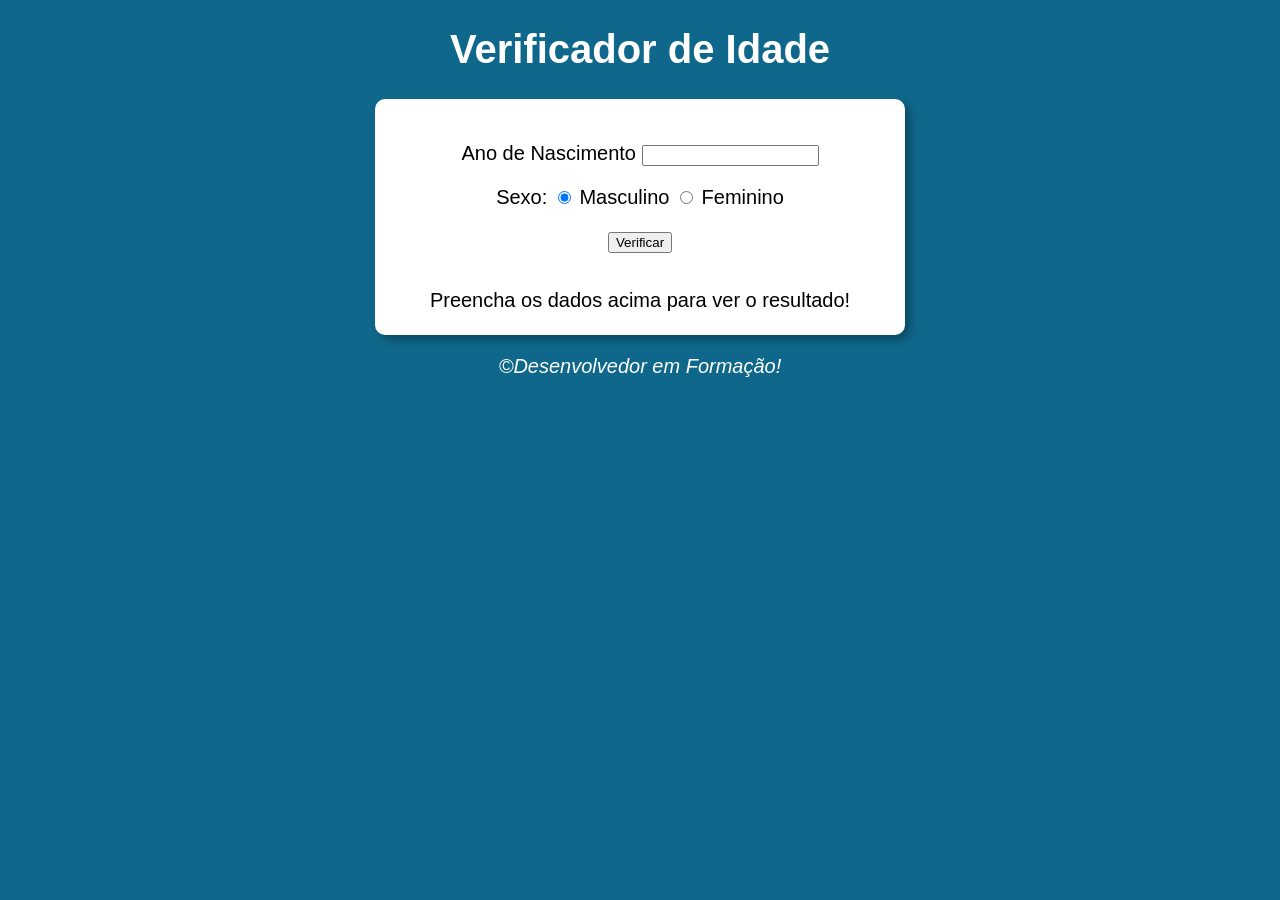
<file: modelo02.html>
<!DOCTYPE html>
<html lang="pt-br">
<head>
    <meta charset="UTF-8">
    <meta name="viewport" content="width=device-width, initial-scale=1.0">
    <title>Verificador de Idade</title>
    <link rel="icon" type="image/png" href="favicon-200.png">
    <link rel="stylesheet" href="style.css">
</head>
<body>
    <header>
        <h1>Verificador de Idade</h1>
    </header>
    <section>
        <div>
            <p>Ano de Nascimento
                <input type="number" name="txtano" id="txtano" min="0">
            </p>
            <p>Sexo:
                <input type="radio" name="radsex" id="masc" checked>
                <label for="masc">Masculino</label>
                <input type="radio" name="radsex" id="fem">
                <label for="fem">Feminino</label>
            </p>
            <p><input type="button" value="Verificar" onclick="verificar()"></p>
    </div>
    <div id="res">
        Preencha os dados acima para ver o resultado!
       
    </div>
    </section>
    <footer>
        <p>&copy;Desenvolvedor em Formação!</p>
    </footer>
    <script src="script.js"></script>
</body>
</html>
</file>
<file: portfolio.css>
/* ===== Variáveis (mude as cores aqui) ===== */
:root {
    --fundo: #070716;
    --fundo-2: #0d0d24;
    --texto: #f2f2f7;
    --texto-suave: #b8b8d0;
    --destaque: #e11d2e;      /* vermelho dos botões e palavras em destaque */
    --ciano: #38bdf8;         /* títulos dos cards */
    --card-1: #3b2f6b;        /* roxo do card */
    --card-2: #1c1840;
    --borda: rgba(255, 255, 255, 0.12);
    --vidro: rgba(7, 7, 22, 0.8);
    --sombra: 0 10px 30px rgba(0, 0, 0, 0.4);
    --raio: 16px;
}

/* Tema claro (ativado pelo botão 🌙/☀️) */
[data-tema="claro"] {
    --fundo: #f5f5fb;
    --fundo-2: #ffffff;
    --texto: #15152b;
    --texto-suave: #4a4a66;
    --ciano: #0369a1;
    --card-1: #ffffff;
    --card-2: #ecebfa;
    --borda: rgba(20, 20, 60, 0.12);
    --vidro: rgba(245, 245, 251, 0.85);
    --sombra: 0 10px 30px rgba(40, 40, 90, 0.12);
}

/* ===== Base ===== */
* {
    box-sizing: border-box;
    margin: 0;
    padding: 0;
}

html {
    scroll-behavior: smooth;
}

body {
    font-family: "Segoe UI", Roboto, Arial, sans-serif;
    background:
        radial-gradient(circle at 15% 0%, rgba(225, 29, 46, 0.15), transparent 40%),
        radial-gradient(circle at 90% 20%, rgba(56, 189, 248, 0.12), transparent 40%),
        var(--fundo);
    background-attachment: fixed;
    color: var(--texto);
    line-height: 1.7;
    transition: background-color 0.3s, color 0.3s;
}

main {
    max-width: 1000px;
    margin: 0 auto;
    padding: 0 24px 60px;
}

section {
    padding: 72px 0 16px;
    scroll-margin-top: 70px;
}

a {
    color: var(--ciano);
}

:focus-visible {
    outline: 3px solid var(--ciano);
    outline-offset: 3px;
    border-radius: 6px;
}

::selection {
    background: var(--destaque);
    color: #fff;
}

/* ===== Barra de progresso ===== */
.progresso {
    position: fixed;
    top: 0;
    left: 0;
    height: 3px;
    width: 0;
    background: linear-gradient(90deg, var(--destaque), var(--ciano));
    z-index: 100;
}

/* ===== Cabeçalho e menu (fixo no topo) ===== */
.topo {
    position: sticky;
    top: 0;
    z-index: 50;
    display: flex;
    align-items: center;
    justify-content: space-between;
    padding: 14px 32px;
    background: var(--vidro);
    backdrop-filter: blur(10px);
    -webkit-backdrop-filter: blur(10px);
    border-bottom: 1px solid transparent;
    transition: border-color 0.3s, box-shadow 0.3s;
}

.topo.rolado {
    border-bottom-color: var(--borda);
    box-shadow: 0 6px 20px rgba(0, 0, 0, 0.25);
}

.logo {
    font-size: 1.5rem;
    font-weight: 800;
    color: var(--texto);
    text-decoration: none;
}

nav {
    display: flex;
    align-items: center;
    gap: 6px;
}

nav a {
    position: relative;
    color: var(--texto);
    text-decoration: none;
    font-size: 0.95rem;
    font-weight: 600;
    padding: 6px 12px;
    border-radius: 8px;
    transition: color 0.2s;
}

/* Linha que cresce embaixo do link */
nav a::after {
    content: "";
    position: absolute;
    left: 12px;
    right: 12px;
    bottom: 2px;
    height: 2px;
    background: var(--destaque);
    transform: scaleX(0);
    transition: transform 0.25s;
}

nav a:hover::after,
nav a.ativo::after {
    transform: scaleX(1);
}

nav a.ativo {
    color: var(--destaque);
}

.tema-toggle {
    margin-left: 8px;
    width: 38px;
    height: 38px;
    border-radius: 50%;
    border: 1px solid var(--borda);
    background: transparent;
    font-size: 1.1rem;
    cursor: pointer;
    transition: transform 0.3s;
}

.tema-toggle:hover {
    transform: rotate(20deg);
}

/* Botão hambúrguer (só aparece no celular) */
.menu-toggle {
    display: none;
    flex-direction: column;
    gap: 5px;
    background: none;
    border: none;
    cursor: pointer;
    padding: 6px;
}

.menu-toggle span {
    width: 26px;
    height: 3px;
    background: var(--texto);
    border-radius: 3px;
    transition: transform 0.3s, opacity 0.3s;
}

.menu-toggle.aberto span:nth-child(1) { transform: translateY(8px) rotate(45deg); }
.menu-toggle.aberto span:nth-child(2) { opacity: 0; }
.menu-toggle.aberto span:nth-child(3) { transform: translateY(-8px) rotate(-45deg); }

/* ===== Hero ===== */
.hero {
    min-height: calc(100vh - 70px);
    display: flex;
    flex-direction: row-reverse;
    align-items: center;
    justify-content: space-between;
    gap: 48px;
    padding-top: 40px;
}

/* Foto com anel em degradê */
.hero-foto {
    flex-shrink: 0;
    width: 220px;
    height: 220px;
    padding: 5px;
    border-radius: 50%;
    background: linear-gradient(135deg, var(--destaque), var(--ciano));
    box-shadow: 0 0 40px rgba(225, 29, 46, 0.35);
    animation: flutuar 5s ease-in-out infinite;
}

.hero-foto img {
    width: 100%;
    height: 100%;
    object-fit: cover;
    object-position: center 25%;
    border-radius: 50%;
    border: 4px solid var(--fundo);
}

@keyframes flutuar {
    50% { transform: translateY(-10px); }
}

.hero-saudacao {
    color: var(--ciano);
    font-weight: 600;
    margin-bottom: 4px;
}

.hero h1 {
    font-size: clamp(2.6rem, 8vw, 4.5rem);
    line-height: 1.1;
    margin-bottom: 12px;
}

.hero-cargo {
    font-size: clamp(1.2rem, 3vw, 1.6rem);
    font-weight: 600;
    color: var(--texto);
    min-height: 1.7em;
}

.cursor {
    display: inline-block;
    margin-left: 2px;
    color: var(--destaque);
    animation: piscar 1s steps(1) infinite;
}

@keyframes piscar {
    50% { opacity: 0; }
}

.hero-botoes {
    display: flex;
    flex-wrap: wrap;
    gap: 14px;
    margin-top: 12px;
}

/* ===== Títulos e texto ===== */
h2 {
    font-size: 1.9rem;
    margin-bottom: 20px;
}

/* Sublinhado decorativo nos títulos */
h2::after {
    content: "";
    display: block;
    width: 56px;
    height: 4px;
    margin-top: 8px;
    border-radius: 4px;
    background: linear-gradient(90deg, var(--destaque), var(--ciano));
}

#projetos > h2,
#contato > h2 {
    text-align: center;
}

#projetos > h2::after,
#contato > h2::after {
    margin-left: auto;
    margin-right: auto;
}

h3 {
    color: var(--ciano);
    margin-bottom: 8px;
}

.destaque {
    color: var(--destaque);
}

p {
    color: var(--texto-suave);
    margin-bottom: 14px;
    max-width: 75ch;
}

p.centro {
    text-align: center;
    margin-left: auto;
    margin-right: auto;
}

strong {
    color: var(--texto);
}

blockquote {
    margin: 24px 0;
    padding: 14px 20px;
    border-left: 4px solid var(--destaque);
    background: rgba(127, 127, 127, 0.08);
    border-radius: 0 10px 10px 0;
    color: var(--texto);
    font-style: italic;
}

ul {
    list-style: none;
}

/* ===== Números (Sobre) ===== */
.numeros {
    display: grid;
    grid-template-columns: repeat(auto-fit, minmax(160px, 1fr));
    gap: 16px;
    margin: 28px 0;
}

.numero {
    padding: 18px;
    text-align: center;
    border: 1px solid var(--borda);
    border-radius: var(--raio);
    background: linear-gradient(145deg, var(--card-1), var(--card-2));
}

.numero strong {
    display: block;
    font-size: 2rem;
    color: var(--destaque);
}

.numero span {
    font-size: 0.85rem;
    color: var(--texto-suave);
}

.disponivel {
    display: flex;
    align-items: center;
    gap: 10px;
}

.ponto-verde {
    flex-shrink: 0;
    width: 10px;
    height: 10px;
    border-radius: 50%;
    background: #22c55e;
    animation: pulsar 2s infinite;
}

@keyframes pulsar {
    0%   { box-shadow: 0 0 0 0 rgba(34, 197, 94, 0.6); }
    70%  { box-shadow: 0 0 0 10px rgba(34, 197, 94, 0); }
    100% { box-shadow: 0 0 0 0 rgba(34, 197, 94, 0); }
}

/* ===== Habilidades (chips) ===== */
.chips {
    display: flex;
    flex-wrap: wrap;
    gap: 10px;
    margin-bottom: 36px;
}

.chips li {
    padding: 8px 16px;
    border: 1px solid var(--borda);
    border-radius: 999px;
    background: linear-gradient(145deg, var(--card-1), var(--card-2));
    font-size: 0.9rem;
    font-weight: 600;
    transition: transform 0.2s, border-color 0.2s;
}

.chips li:hover {
    transform: translateY(-3px);
    border-color: var(--destaque);
}

.chips-ferramentas li:hover {
    border-color: var(--ciano);
}

/* ===== Botões ===== */
.btn {
    display: inline-block;
    padding: 11px 24px;
    background: var(--destaque);
    color: #fff;
    font-weight: 700;
    font-size: 0.95rem;
    font-family: inherit;
    text-decoration: none;
    border: 2px solid var(--destaque);
    border-radius: 10px;
    cursor: pointer;
    box-shadow: 0 4px 18px rgba(225, 29, 46, 0.4);
    transition: transform 0.2s, box-shadow 0.2s, background 0.2s;
}

.btn:hover {
    transform: translateY(-2px);
    box-shadow: 0 8px 26px rgba(225, 29, 46, 0.6);
}

.btn-contorno {
    background: transparent;
    color: var(--texto);
    box-shadow: none;
}

.btn-contorno:hover {
    background: var(--destaque);
    color: #fff;
}

/* ===== Projetos ===== */
.filtros {
    display: flex;
    flex-wrap: wrap;
    justify-content: center;
    gap: 10px;
    margin-bottom: 28px;
}

.filtro {
    padding: 7px 18px;
    border: 1px solid var(--borda);
    border-radius: 999px;
    background: transparent;
    color: var(--texto);
    font-family: inherit;
    font-weight: 600;
    cursor: pointer;
    transition: background 0.2s, border-color 0.2s;
}

.filtro:hover {
    border-color: var(--destaque);
}

.filtro.ativo {
    background: var(--destaque);
    border-color: var(--destaque);
    color: #fff;
}

.projetos-grid {
    display: grid;
    grid-template-columns: repeat(auto-fill, minmax(280px, 1fr));
    gap: 24px;
}

.projeto-card {
    position: relative;
    display: flex;
    flex-direction: column;
    background: linear-gradient(145deg, var(--card-1), var(--card-2));
    border: 1px solid var(--borda);
    border-radius: var(--raio);
    padding: 24px 26px;
    box-shadow: var(--sombra);
    transition: transform 0.15s ease-out, border-color 0.3s, opacity 0.3s;
    transform-style: preserve-3d;
}

.projeto-card:hover {
    border-color: rgba(56, 189, 248, 0.5);
}

.projeto-card p {
    flex: 1;
}

.projeto-card .btn {
    align-self: flex-start;
}

.projeto-card.escondido {
    display: none;
}

.projeto-breve {
    border-style: dashed;
    background: transparent;
    box-shadow: none;
}

.tags {
    display: flex;
    flex-wrap: wrap;
    gap: 6px;
    margin-bottom: 16px;
}

.tags li {
    font-size: 0.75rem;
    font-weight: 700;
    padding: 3px 10px;
    border-radius: 6px;
    background: rgba(56, 189, 248, 0.12);
    color: var(--ciano);
}

/* ===== Redes sociais ===== */
.redes-lista {
    display: flex;
    flex-wrap: wrap;
    justify-content: center;
    gap: 14px;
    margin-bottom: 40px;
}

.redes-lista a {
    display: flex;
    align-items: center;
    gap: 10px;
    padding: 10px 20px;
    background: rgba(127, 127, 127, 0.08);
    border: 1px solid var(--borda);
    border-radius: 999px;
    color: var(--texto);
    text-decoration: none;
    font-weight: 600;
    transition: background 0.2s, border-color 0.2s, transform 0.2s, color 0.2s;
}

.redes-lista a:hover {
    background: var(--destaque);
    border-color: var(--destaque);
    color: #fff;
    transform: translateY(-3px);
}

/* E-mail e WhatsApp em destaque, acima das redes sociais */
.contato-direto {
    margin-bottom: 18px;
}

.contato-direto a {
    background: var(--destaque);
    border-color: var(--destaque);
    color: #fff;
}

.contato-direto a.whats {
    background: #25d366;
    border-color: #25d366;
    color: #06301a;
}

.contato-direto a:hover {
    filter: brightness(1.1);
}

.contato-direto a.whats:hover {
    background: #25d366;
    border-color: #25d366;
}

.redes-lista img {
    width: 22px;
    height: 22px;
}

/* ===== Formulário de contato ===== */
.form-contato {
    max-width: 620px;
    margin: 0 auto;
    padding: 28px;
    border: 1px solid var(--borda);
    border-radius: var(--raio);
    background: linear-gradient(145deg, var(--card-1), var(--card-2));
    box-shadow: var(--sombra);
}

.campo {
    display: flex;
    flex-direction: column;
    margin-bottom: 18px;
}

.campo label {
    font-weight: 600;
    margin-bottom: 6px;
}

.campo input,
.campo textarea {
    padding: 12px 14px;
    border: 1px solid var(--borda);
    border-radius: 10px;
    background: var(--fundo-2);
    color: var(--texto);
    font: inherit;
    resize: vertical;
    transition: border-color 0.2s, box-shadow 0.2s;
}

.campo input:focus,
.campo textarea:focus {
    outline: none;
    border-color: var(--ciano);
    box-shadow: 0 0 0 3px rgba(56, 189, 248, 0.25);
}

.campo.invalido input,
.campo.invalido textarea {
    border-color: var(--destaque);
}

.erro {
    color: var(--destaque);
    font-size: 0.8rem;
    min-height: 1.2em;
}

.armadilha {
    position: absolute;
    left: -9999px;
    width: 1px;
    height: 1px;
    opacity: 0;
}

.contador-caracteres {
    align-self: flex-end;
    color: var(--texto-suave);
    font-size: 0.75rem;
}

/* ===== Rodapé ===== */
footer {
    text-align: center;
    padding: 28px 16px;
    border-top: 1px solid var(--borda);
    color: var(--texto-suave);
    font-size: 0.85rem;
}

footer p {
    margin: 0 auto;
}

/* ===== Botão voltar ao topo ===== */
.voltar-topo {
    position: fixed;
    right: 22px;
    bottom: 22px;
    width: 46px;
    height: 46px;
    border: none;
    border-radius: 50%;
    background: var(--destaque);
    color: #fff;
    font-size: 1.3rem;
    cursor: pointer;
    box-shadow: 0 6px 20px rgba(225, 29, 46, 0.5);
    opacity: 0;
    visibility: hidden;
    transform: translateY(20px);
    transition: opacity 0.3s, transform 0.3s, visibility 0.3s;
    z-index: 40;
}

.voltar-topo.visivel {
    opacity: 1;
    visibility: visible;
    transform: translateY(0);
}

/* ===== Aviso (toast) ===== */
.toast {
    position: fixed;
    left: 50%;
    bottom: 24px;
    max-width: 90vw;
    padding: 12px 22px;
    border-radius: 10px;
    background: #16a34a;
    color: #fff;
    font-weight: 600;
    box-shadow: var(--sombra);
    transform: translate(-50%, 120px);
    transition: transform 0.4s;
    z-index: 60;
}

.toast.mostrar {
    transform: translate(-50%, 0);
}

.toast.erro-toast {
    background: var(--destaque);
}

/* ===== Animação de aparecer ao rolar ===== */
.js .revelar {
    opacity: 0;
    transform: translateY(40px);
    transition: opacity 0.7s ease, transform 0.7s ease;
}

.js .revelar.visivel {
    opacity: 1;
    transform: none;
}

/* ===== Celular ===== */
@media (max-width: 720px) {
    .topo {
        padding: 12px 20px;
    }

    .menu-toggle {
        display: flex;
    }

    nav {
        position: absolute;
        top: 100%;
        left: 0;
        right: 0;
        flex-direction: column;
        gap: 4px;
        padding: 16px;
        background: var(--fundo);
        border-bottom: 1px solid var(--borda);
        transform: translateY(-10px);
        opacity: 0;
        visibility: hidden;
        transition: opacity 0.25s, transform 0.25s, visibility 0.25s;
    }

    nav.aberto {
        transform: none;
        opacity: 1;
        visibility: visible;
    }

    nav a {
        width: 100%;
        text-align: center;
        padding: 10px;
    }

    .tema-toggle {
        margin: 8px 0 0;
    }

    .hero {
        min-height: auto;
        flex-direction: column;
        align-items: flex-start;
        gap: 28px;
        padding-top: 56px;
    }

    .hero-foto {
        width: 150px;
        height: 150px;
    }

    .projeto-card,
    .form-contato {
        padding: 20px;
    }
}

/* Respeita quem prefere menos animação */
@media (prefers-reduced-motion: reduce) {
    *,
    *::before,
    *::after {
        animation: none !important;
        transition: none !important;
        scroll-behavior: auto !important;
    }

    .js .revelar {
        opacity: 1;
        transform: none;
    }
}
</file>
<file: admin.css>
/* ===== Painel administrativo (usa as variáveis do portfolio.css) ===== */
[hidden] {
    display: none !important;
}

.logo-sub {
    font-size: 0.8rem;
    font-weight: 600;
    color: var(--texto-suave);
}

.topo-acoes {
    display: flex;
    align-items: center;
    gap: 12px;
}

.usuario {
    font-size: 0.85rem;
    color: var(--texto-suave);
}

.painel {
    padding-top: 40px;
}

.btn-pequeno {
    padding: 6px 14px;
    font-size: 0.85rem;
}

.btn-perigo {
    background: transparent;
    color: var(--destaque);
    box-shadow: none;
}

.btn-perigo:hover {
    background: var(--destaque);
    color: #fff;
}

.aviso-config {
    padding: 24px;
    border: 1px dashed var(--destaque);
    border-radius: var(--raio);
}

.login {
    padding-top: 40px;
}

.login h2 {
    margin-bottom: 20px;
}

#loginErro {
    display: block;
    margin-bottom: 12px;
}

#loginErro:empty {
    display: none;
}

.abas {
    display: flex;
    gap: 10px;
    margin-bottom: 24px;
}

.badge {
    display: inline-block;
    min-width: 22px;
    margin-left: 6px;
    padding: 0 7px;
    border-radius: 999px;
    background: var(--ciano);
    color: #fff;
    font-size: 0.75rem;
    text-align: center;
}

.barra {
    display: flex;
    flex-wrap: wrap;
    align-items: center;
    justify-content: space-between;
    gap: 12px;
    margin-bottom: 18px;
}

.check {
    display: flex;
    align-items: center;
    gap: 8px;
    cursor: pointer;
    margin-bottom: 14px;
}

.lista {
    display: flex;
    flex-direction: column;
    gap: 14px;
}

.vazio {
    text-align: center;
    padding: 30px;
    color: var(--texto-suave);
}

/* Cartão de mensagem / projeto */
.item-painel {
    padding: 18px 22px;
    border: 1px solid var(--borda);
    border-left: 4px solid var(--borda);
    border-radius: 12px;
    background: linear-gradient(145deg, var(--card-1), var(--card-2));
}

.item-painel.nao-lida {
    border-left-color: var(--ciano);
}

.item-painel.oculto {
    opacity: 0.6;
}

.item-cabecalho {
    display: flex;
    flex-wrap: wrap;
    justify-content: space-between;
    gap: 6px 16px;
    margin-bottom: 8px;
}

.item-cabecalho h3 {
    margin: 0;
}

.item-info {
    font-size: 0.8rem;
    color: var(--texto-suave);
}

.item-texto {
    white-space: pre-wrap;
    word-break: break-word;
    color: var(--texto);
    max-width: none;
}

.item-acoes {
    display: flex;
    flex-wrap: wrap;
    gap: 8px;
    margin-top: 12px;
}

/* Formulário de projeto */
.form-projeto {
    max-width: none;
    margin-bottom: 28px;
}

.form-projeto h3 {
    margin-bottom: 16px;
}

.linha-campos {
    display: grid;
    grid-template-columns: 1fr 1fr;
    gap: 16px;
}

.campo select {
    padding: 12px 14px;
    border: 1px solid var(--borda);
    border-radius: 10px;
    background: var(--fundo-2);
    color: var(--texto);
    font: inherit;
}

.botoes-form {
    display: flex;
    flex-wrap: wrap;
    gap: 10px;
}

@media (max-width: 720px) {
    .linha-campos {
        grid-template-columns: 1fr;
        gap: 0;
    }

    .usuario {
        display: none;
    }
}
</file>
<file: style.css>
body {
    background-color: rgb(15, 104, 139);
    font: normal 15pt Arial;
}
header {
    color: white;
    text-align: center;
}
section {
    background: white;
    border-radius: 10px;
    padding: 15px;
    width: 500px;
    margin: auto;
    box-shadow: 5px 5px 10px rgba(0, 0, 0, 0.301);
    
}

div{
    text-align: center;
    padding: 8px;

}
footer {
    color: white;
    text-align: center;
    font-style: italic;
}
</file>
